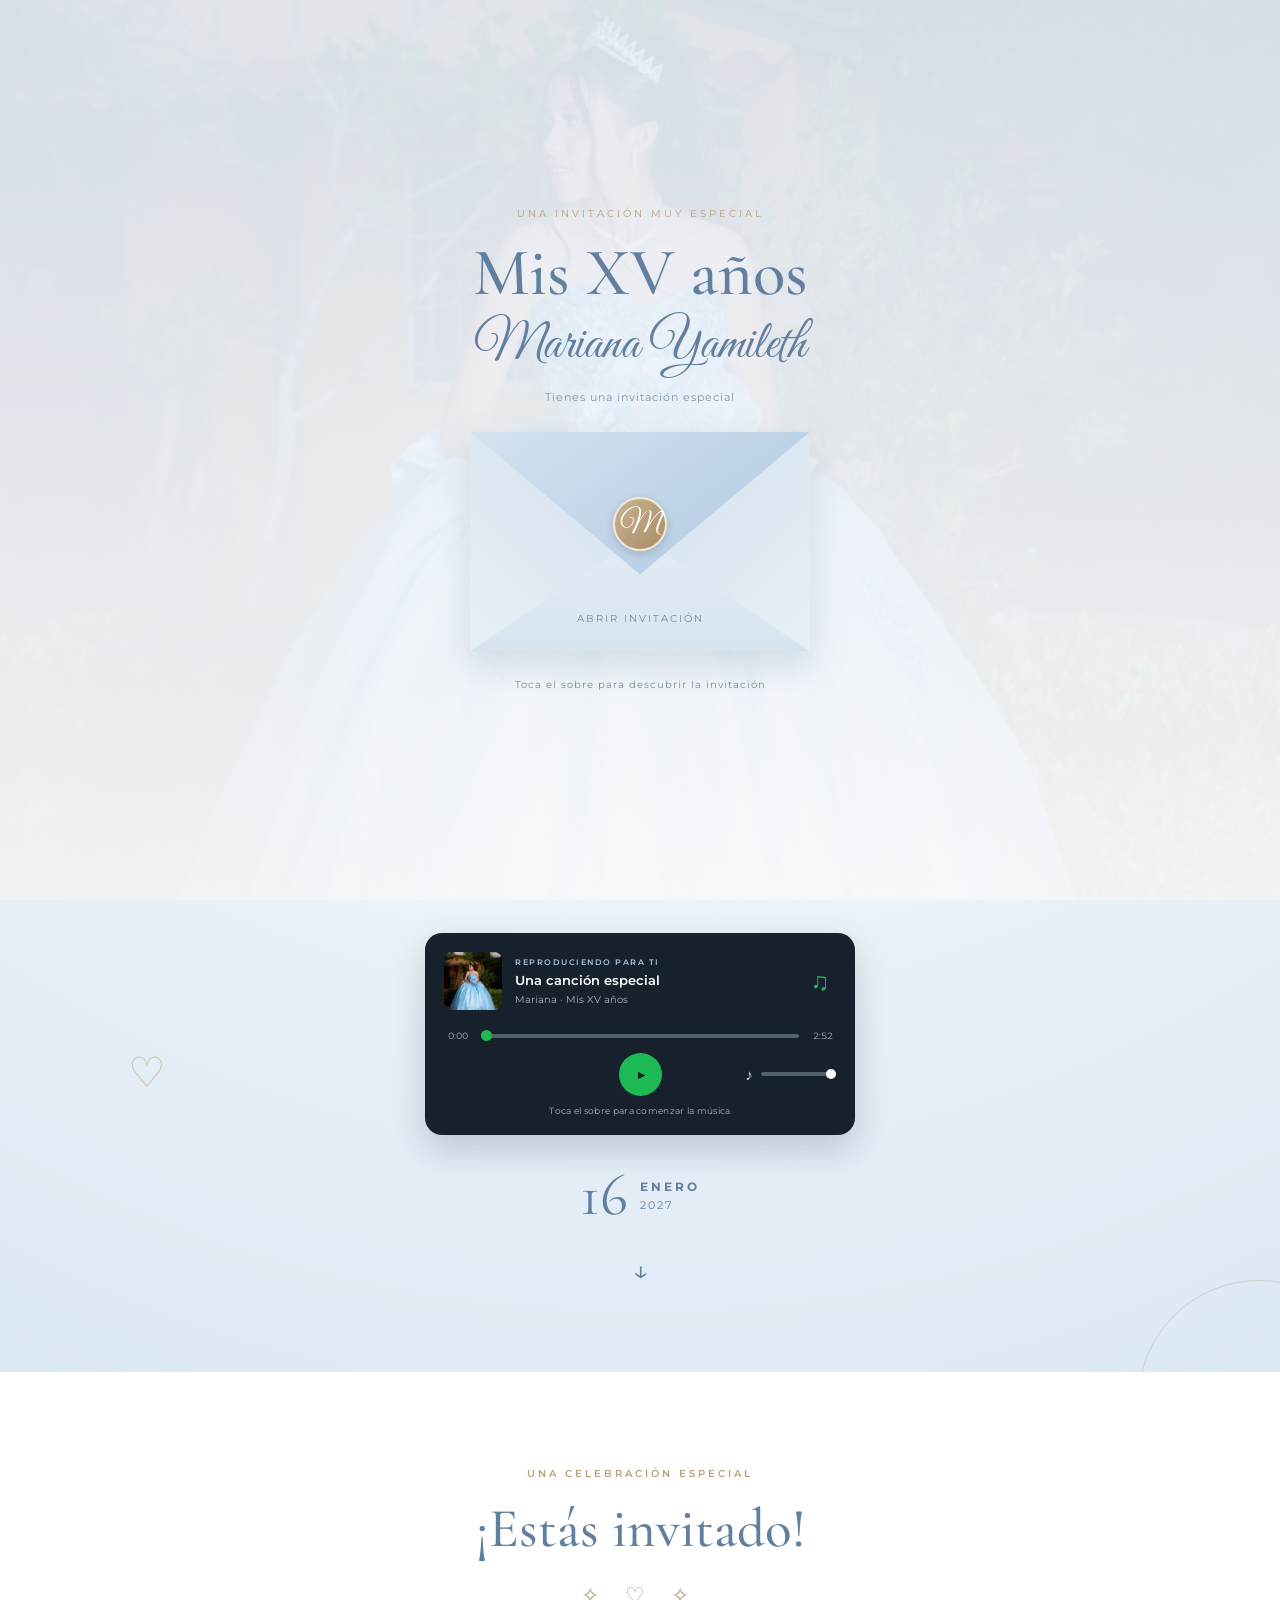
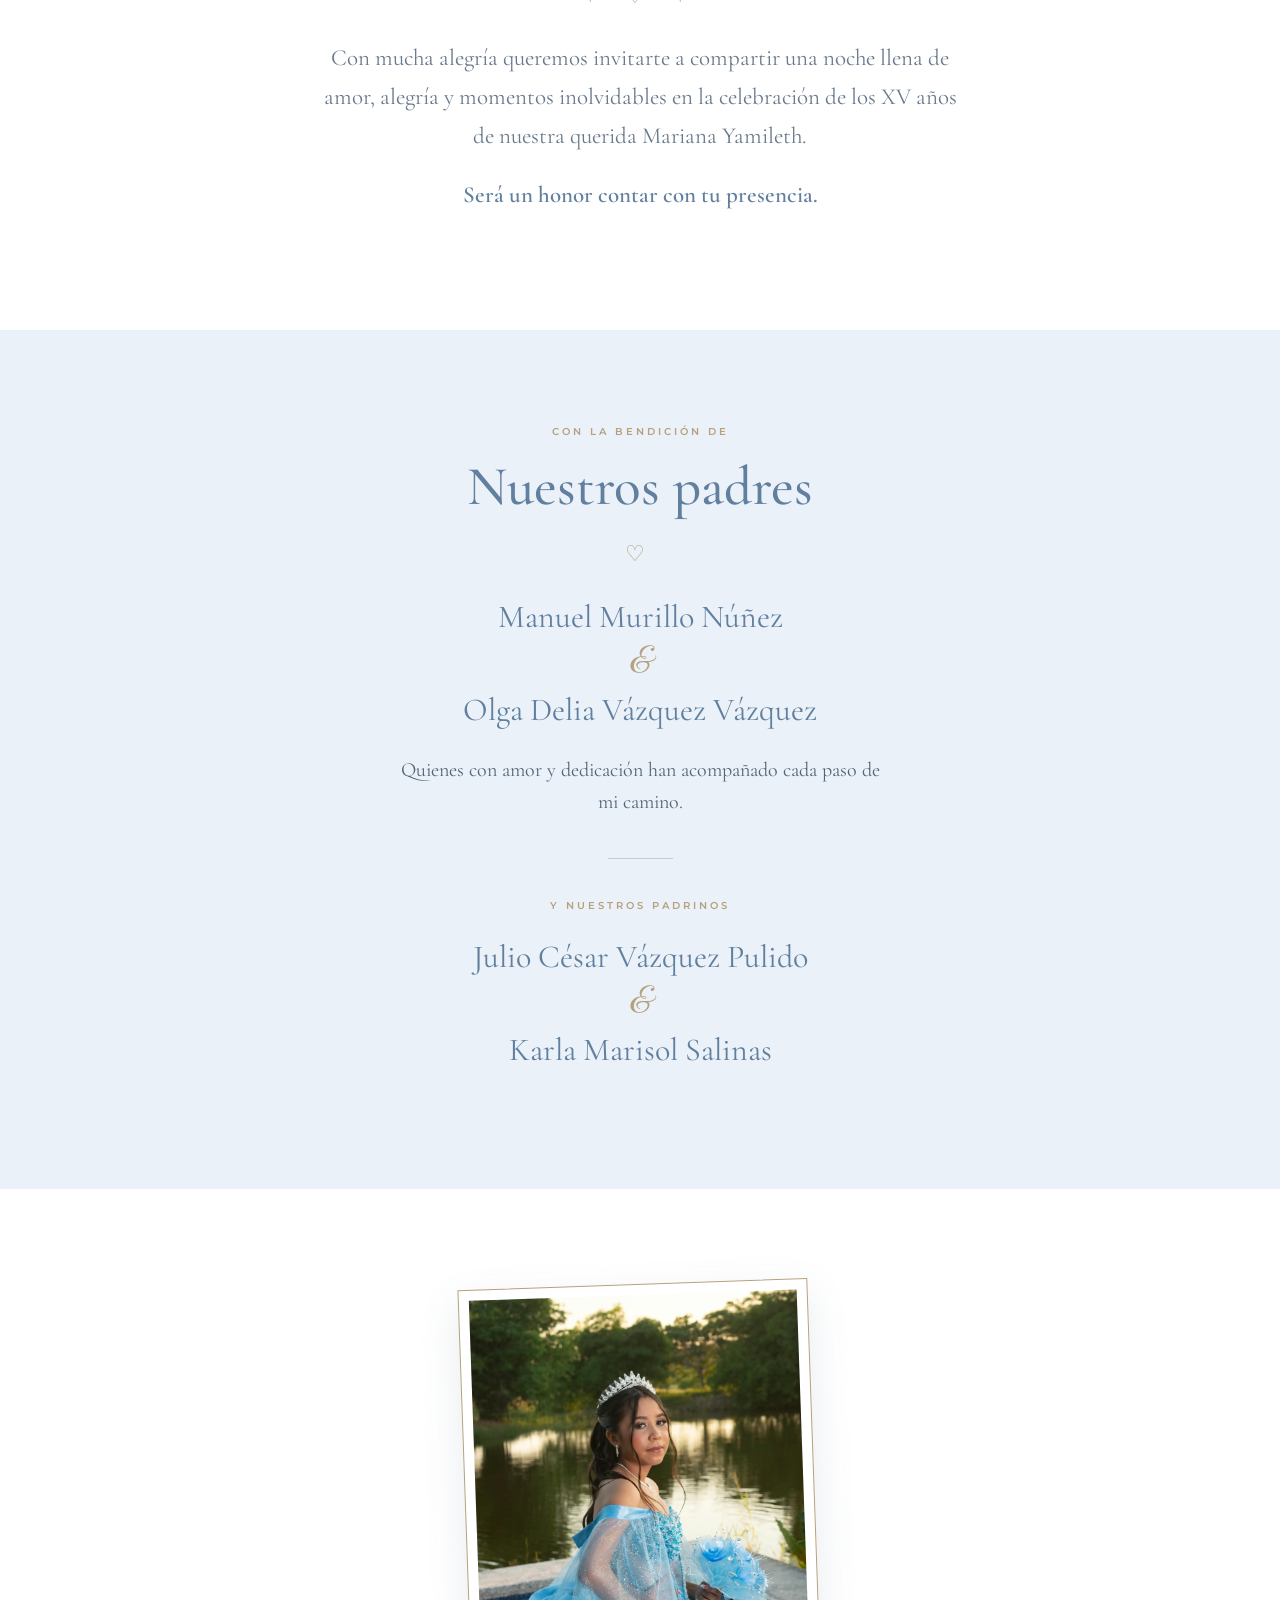
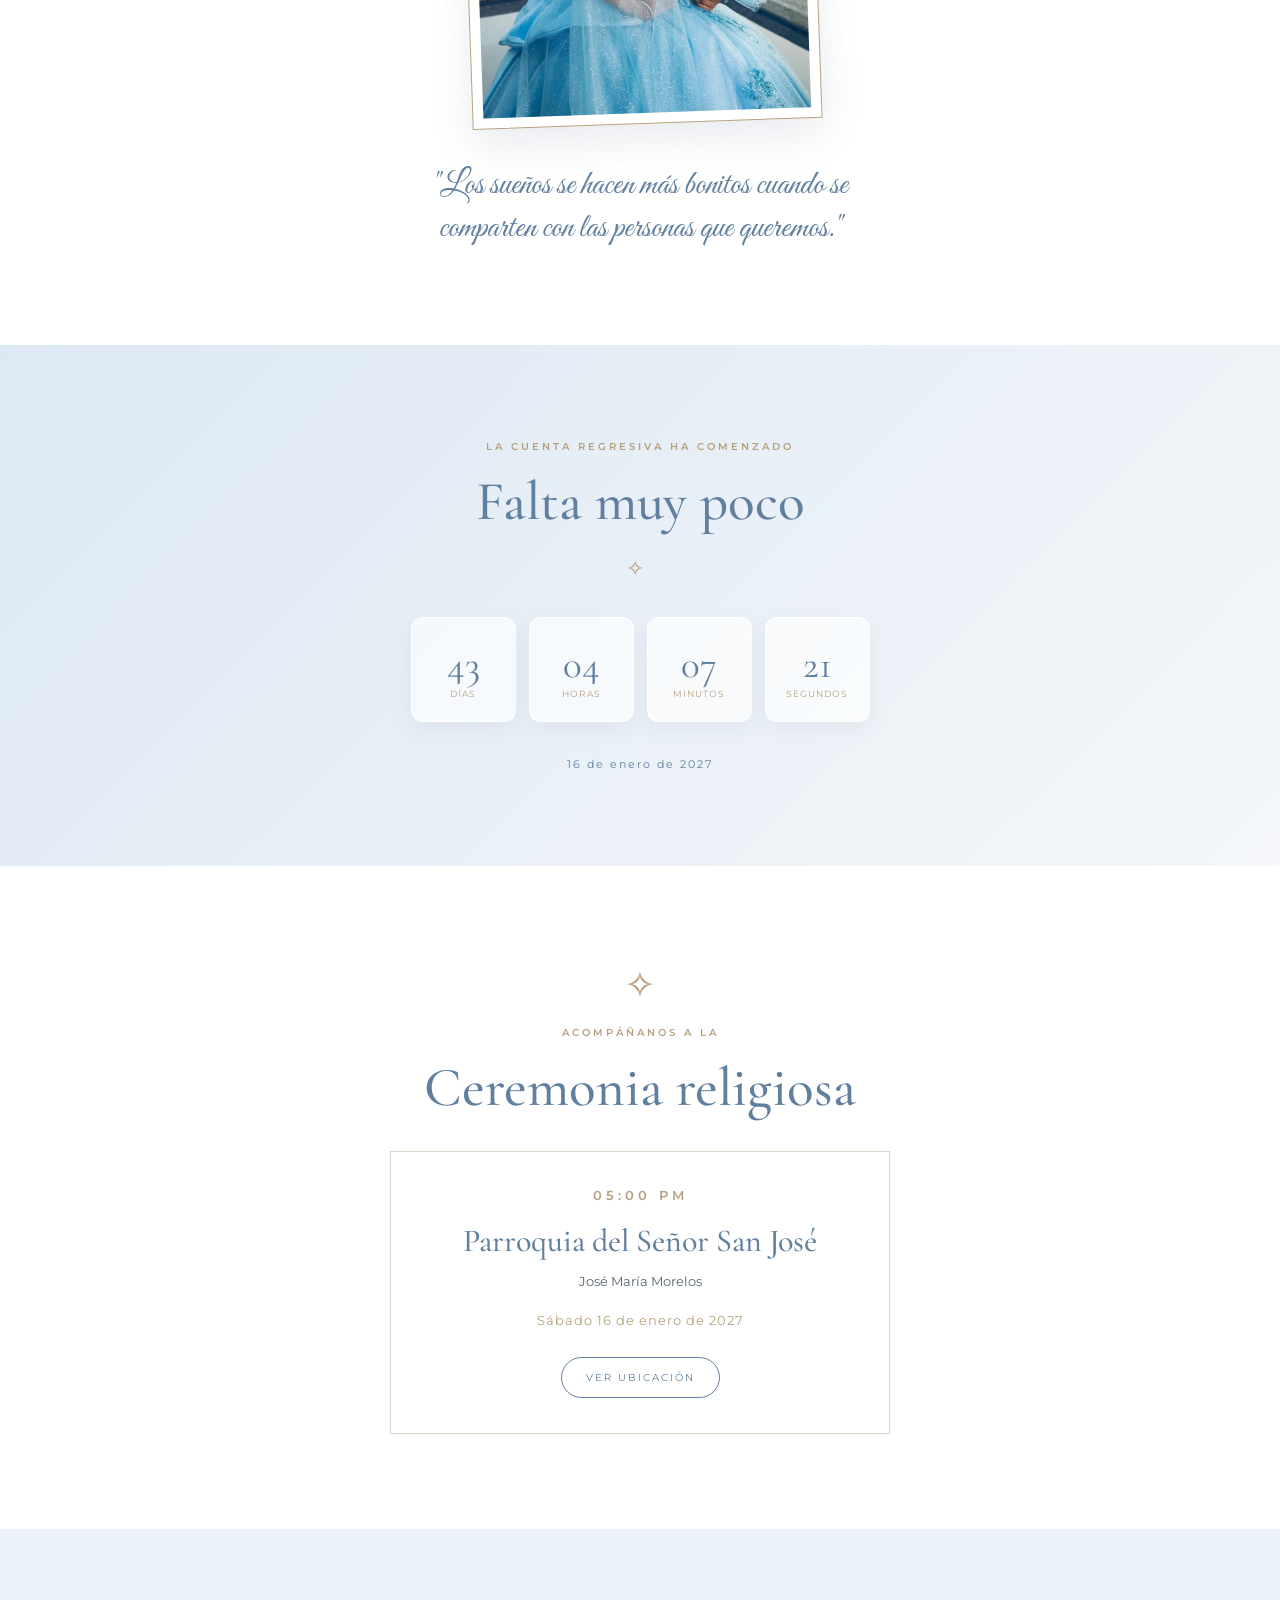
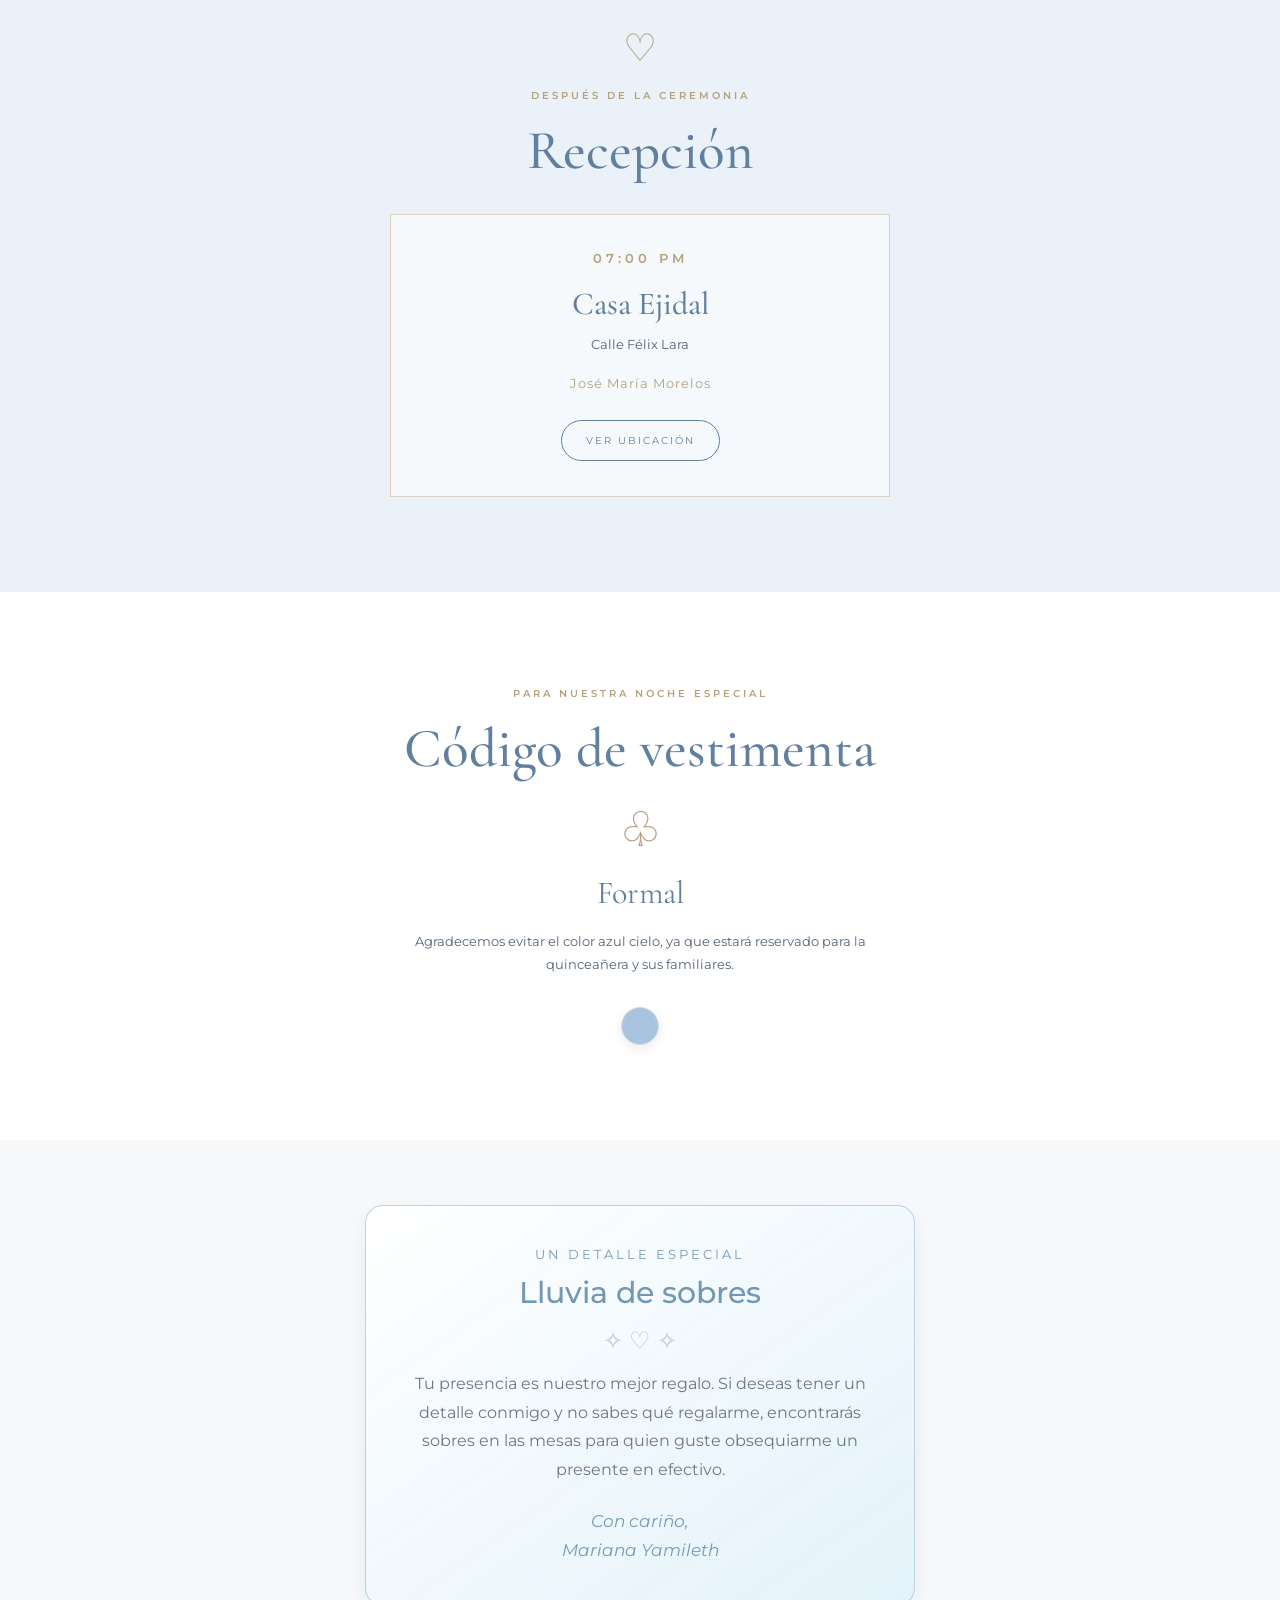
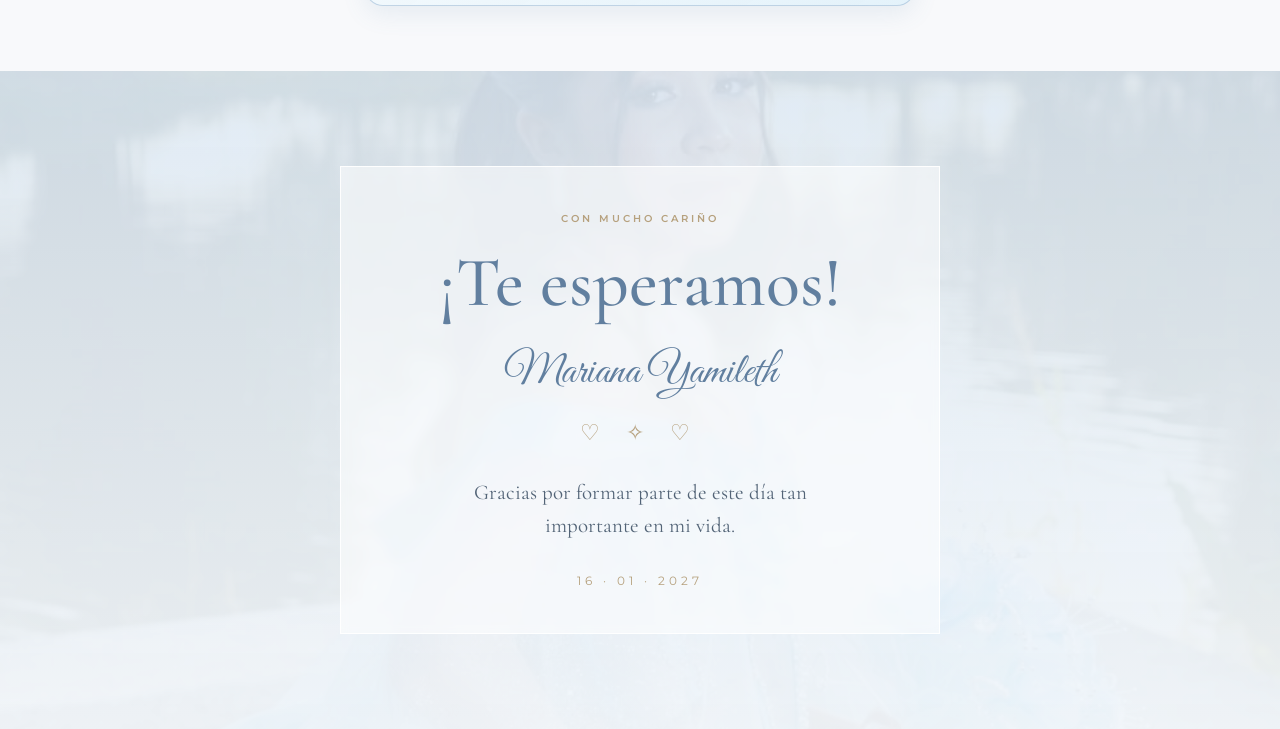
<file: index.html>
<!DOCTYPE html>
<html lang="es">
<head>
    <meta charset="UTF-8">
    <meta name="viewport" content="width=device-width, initial-scale=1.0">
    <meta name="theme-color" content="#eaf1f8">

    <title>Mis XV años | Mariana Yamileth</title>

    <meta name="description" content="Acompáñanos a celebrar los XV años de Mariana Yamileth Murillo Vázquez.">

    <link rel="preconnect" href="https://fonts.googleapis.com">
    <link rel="preconnect" href="https://fonts.gstatic.com" crossorigin>

    <link href="https://fonts.googleapis.com/css2?family=Cormorant+Garamond:wght@400;500;600;700&family=Great+Vibes&family=Montserrat:wght@300;400;500;600;700&display=swap" rel="stylesheet">

    <link rel="stylesheet" href="css/estilos.css">
</head>

<body>

    <!-- =================================
         PORTADA CON SOBRE INTERACTIVO
    ================================== -->

    <div class="pantalla-inicial" id="pantallaInicial">

        <div class="sobre-contenedor">

            <span class="sobre-etiqueta">
                Una invitación muy especial
            </span>

            <h1 class="sobre-titulo">Mis XV años</h1>

            <p class="sobre-nombre">Mariana Yamileth</p>

            <p class="sobre-instruccion">
                Tienes una invitación especial
            </p>

            <button
                type="button"
                class="sobre-boton"
                id="btnAbrir"
                aria-label="Abrir invitación"
            >

                <div class="sobre">

                    <div class="sobre-cuerpo"></div>
                    <div class="sobre-solapa"></div>
                    <div class="sobre-lado izquierdo"></div>
                    <div class="sobre-lado derecho"></div>
                    <div class="sobre-bajo"></div>

                    <div class="sello">M</div>

                    <span class="sobre-texto">
                        Abrir invitación
                    </span>

                </div>

            </button>

            <p class="sobre-ayuda">
                Toca el sobre para descubrir la invitación
            </p>

        </div>

    </div>


    <!-- =================================
         AUDIO
    ================================== -->

    <audio id="musicaFondo" preload="auto">
        <source src="musica/1.mp3" type="audio/mpeg">
        Tu navegador no admite audio.
    </audio>


    <!-- =================================
         CONTENIDO PRINCIPAL
    ================================== -->

    <main id="contenidoPrincipal">

        <!-- PORTADA PRINCIPAL -->

        <section class="hero seccion" id="inicio">

            <span class="adorno-flotante adorno-a">✧</span>
            <span class="adorno-flotante adorno-b">♡</span>
            <span class="adorno-flotante adorno-c">✦</span>

            <p class="texto-superior">
                Con la bendición de Dios y de nuestros padres
            </p>

            <h1 class="nombre-principal">
                Mariana
                <span>Yamileth</span>
            </h1>

            <p class="texto-xv">Mis XV años</p>

            <div class="marco-foto-principal">
                <img
                    src="imagenes/1.jpeg"
                    alt="Fotografía de Mariana Yamileth"
                >
            </div>

            <p class="frase-hero">
                Hay momentos en la vida que imaginamos,
                soñamos y esperamos con ilusión.
                Hoy quiero compartir uno de los más especiales contigo.
            </p>


            <!-- REPRODUCTOR ESTILO SPOTIFY -->

            <div class="spotify-player">

                <div class="spotify-encabezado">

                    <div class="spotify-portada">
                        <img
                            src="imagenes/1.jpeg"
                            alt="Portada musical de Mariana"
                        >
                    </div>

                    <div class="spotify-info">
                        <span class="spotify-etiqueta">
                            REPRODUCIENDO PARA TI
                        </span>

                        <strong>Una canción especial</strong>

                        <small>Mariana · Mis XV años</small>
                    </div>

                    <span class="spotify-nota">♫</span>

                </div>

                <div class="spotify-controles">

                    <span class="tiempo" id="tiempoActual">0:00</span>

                    <input
                        type="range"
                        id="barraProgreso"
                        class="barra-progreso"
                        min="0"
                        max="100"
                        value="0"
                        step="0.1"
                        aria-label="Progreso de la canción"
                    >

                    <span class="tiempo" id="duracionTotal">0:00</span>

                </div>

                <div class="spotify-botones">

                    <button
                        type="button"
                        class="boton-reproducir"
                        id="btnMusica"
                        aria-label="Reproducir música"
                    >
                        <span id="iconoMusica">▶</span>
                    </button>

                    <div class="control-volumen">
                        <span>♪</span>

                        <input
                            type="range"
                            id="volumenMusica"
                            min="0"
                            max="1"
                            step="0.01"
                            value="1"
                            aria-label="Volumen de la música"
                        >
                    </div>

                </div>

                <p class="spotify-mensaje" id="mensajeMusica">
                    Nuestra canción especial
                </p>

            </div>

            <div class="fecha-hero">
                <span>16</span>

                <div>
                    <strong>ENERO</strong>
                    <small>2027</small>
                </div>
            </div>

            <a href="#invitacion" class="flecha-bajar" aria-label="Continuar">
                ↓
            </a>

        </section>


        <!-- INVITACIÓN -->

        <section class="seccion invitacion" id="invitacion">

            <p class="etiqueta">Una celebración especial</p>

            <h2>¡Estás invitado!</h2>

            <div class="adorno-titulo">✧ ♡ ✧</div>

            <p class="texto-invitacion">
                Con mucha alegría queremos invitarte a compartir
                una noche llena de amor, alegría y momentos inolvidables
                en la celebración de los XV años de nuestra querida
                Mariana Yamileth.
            </p>

            <p class="texto-invitacion destacado">
                Será un honor contar con tu presencia.
            </p>

        </section>


        <!-- PADRES Y PADRINOS -->

        <section class="seccion familia">

            <p class="etiqueta">Con la bendición de</p>

            <h2>Nuestros padres</h2>

            <div class="adorno-titulo">♡</div>

            <div class="familia-nombres">
                <p>Manuel Murillo Núñez</p>
                <span>&</span>
                <p>Olga Delia Vázquez Vázquez</p>
            </div>

            <p class="frase-familia">
                Quienes con amor y dedicación han acompañado 
                cada paso de mi camino.
            </p>

            <div class="separador"></div>

            <p class="etiqueta">Y nuestros padrinos</p>

            <div class="familia-nombres">
                <p>Julio César Vázquez Pulido</p>
                <span>&</span>
                <p>Karla Marisol Salinas</p>
            </div>

        </section>


        <!-- SEGUNDA FOTOGRAFÍA -->

        <section class="seccion foto-especial">

            <div class="foto-marco-secundario">
                <img
                    src="imagenes/2.jpeg"
                    alt="Segunda fotografía de Mariana"
                >
            </div>

            <p class="frase-foto">
                "Los sueños se hacen más bonitos cuando
                se comparten con las personas que queremos."
            </p>

        </section>


        <!-- CUENTA REGRESIVA -->

        <section class="seccion cuenta-regresiva">

            <p class="etiqueta">
                La cuenta regresiva ha comenzado
            </p>

            <h2>Falta muy poco</h2>

            <div class="adorno-titulo">✧</div>

            <div class="contador">

                <div class="contador-caja">
                    <span id="dias">00</span>
                    <small>DÍAS</small>
                </div>

                <div class="contador-caja">
                    <span id="horas">00</span>
                    <small>HORAS</small>
                </div>

                <div class="contador-caja">
                    <span id="minutos">00</span>
                    <small>MINUTOS</small>
                </div>

                <div class="contador-caja">
                    <span id="segundos">00</span>
                    <small>SEGUNDOS</small>
                </div>

            </div>

            <p class="fecha-contador">
                16 de enero de 2027
            </p>

        </section>


        <!-- CEREMONIA RELIGIOSA -->

        <section class="seccion evento">

            <div class="icono-evento">✧</div>

            <p class="etiqueta">Acompáñanos a la</p>

            <h2>Ceremonia religiosa</h2>

            <div class="evento-detalles">

                <p class="evento-hora">05:00 PM</p>

                <h3>Parroquia del Señor San José</h3>

                <p>José María Morelos</p>

                <p class="evento-fecha">
                    Sábado 16 de enero de 2027
                </p>

                <a
                    href="https://maps.app.goo.gl/KFER176bDKEJcMts8"
                    target="_blank"
                    rel="noopener noreferrer"
                    class="btn-ubicacion"
                >
                    Ver ubicación
                </a>

            </div>

        </section>


        <!-- RECEPCIÓN -->

        <section class="seccion evento recepcion">

            <div class="icono-evento">♡</div>

            <p class="etiqueta">Después de la ceremonia</p>

            <h2>Recepción</h2>

            <div class="evento-detalles">

                <p class="evento-hora">07:00 PM</p>

                <h3>Casa Ejidal</h3>

                <p>Calle Félix Lara</p>

                <p class="evento-fecha">
                    José María Morelos
                </p>

                <a
                    href="https://maps.app.goo.gl/KB7Ntee531Yovoee9"
                    target="_blank"
                    rel="noopener noreferrer"
                    class="btn-ubicacion"
                >
                    Ver ubicación
                </a>

            </div>

        </section>


        <!-- CÓDIGO DE VESTIMENTA -->

        <section class="seccion vestimenta">

            <p class="etiqueta">Para nuestra noche especial</p>

            <h2>Código de vestimenta</h2>

            <div class="icono-vestimenta">♧</div>

            <p class="texto-vestimenta">Formal</p>

            <p class="aviso-vestimenta">
                Agradecemos evitar el color azul cielo,
                ya que estará reservado para la quinceañera
                y sus familiares.
            </p>

            <div class="colores-vestimenta">

                <div class="color-circulo azul"></div>
                
                

            </div>

        </section>



<!-- SECCIÓN LLUVIA DE SOBRES -->
<section class="lluvia-sobres">
    <div class="sobres-contenido">
        <span class="sobres-subtitulo">Un detalle especial</span>

        <h2>Lluvia de sobres</h2>

        <div class="sobres-decoracion">✧ ♡ ✧</div>

        <p>
            Tu presencia es nuestro mejor regalo.
            Si deseas tener un detalle conmigo y no sabes qué regalarme,
            encontrarás sobres en las mesas para quien guste obsequiarme
            un presente en efectivo.
        </p>

        <span class="sobres-firma">
            Con cariño,<br>
            Mariana Yamileth
        </span>
    </div>
</section>
<!-- FIN SECCIÓN LLUVIA DE SOBRES -->


        <!-- DESPEDIDA -->

        <section class="seccion despedida">

            <div class="despedida-contenido">

                <p class="etiqueta">Con mucho cariño</p>

                <h2>¡Te esperamos!</h2>

                <p class="nombre-despedida">
                    Mariana Yamileth
                </p>

                <div class="adorno-titulo">♡ ✧ ♡</div>

                <p>
                    Gracias por formar parte de este día
                    tan importante en mi vida.
                </p>

                <span class="fecha-final">
                    16 · 01 · 2027
                </span>

            </div>

        </section>

    </main>


    <script src="js/script.js"></script>

</body>
</html>
</file>
<file: css/estilos.css>
/* ==========================================
   MODIFICACIÓN 6
   CONFIGURACIÓN GENERAL
========================================== */

:root {
    --azul: #a9c4df;
    --azul-oscuro: #617f9f;
    --azul-claro: #eaf1f8;
    --plata: #c7cbd1;
    --blanco: #ffffff;
    --texto: #536477;
    --dorado: #b6a17e;
    --verde-player: #1db954;
}

* {
    margin: 0;
    padding: 0;
    box-sizing: border-box;
    scroll-behavior: smooth;
}

body {
    font-family: 'Montserrat', sans-serif;
    background: #f8f9fb;
    color: var(--texto);
    overflow-x: hidden;
}

img {
    display: block;
    max-width: 100%;
}

a {
    text-decoration: none;
}

button,
input {
    font: inherit;
}

.seccion {
    position: relative;
    padding: 95px 22px;
    text-align: center;
    overflow: hidden;
}

h1,
h2,
h3 {
    font-family: 'Cormorant Garamond', serif;
    font-weight: 500;
}

h2 {
    color: var(--azul-oscuro);
    font-size: clamp(38px, 6vw, 55px);
    margin-bottom: 18px;
}

.etiqueta {
    color: var(--dorado);
    text-transform: uppercase;
    letter-spacing: 3px;
    font-size: 10px;
    font-weight: 600;
    margin-bottom: 15px;
}

.adorno-titulo {
    color: var(--dorado);
    font-size: 22px;
    letter-spacing: 10px;
    margin: 20px 0 30px;
}

.separador {
    width: 65px;
    height: 1px;
    background: var(--plata);
    margin: 40px auto;
}


/* ==========================================
   PORTADA Y SOBRE INTERACTIVO
========================================== */

.pantalla-inicial {
    position: fixed;
    inset: 0;
    z-index: 1000;
    display: flex;
    justify-content: center;
    align-items: center;
    overflow-y: auto;
    padding: 30px 18px;
    text-align: center;

    background:
        linear-gradient(
            rgba(231, 239, 248, .92),
            rgba(248, 249, 251, .97)
        ),
        url("../imagenes/1.jpeg") center/cover no-repeat;

    transition:
        opacity 1s ease,
        visibility 1s ease;
}

.pantalla-inicial.oculta {
    opacity: 0;
    visibility: hidden;
    pointer-events: none;
}

.sobre-contenedor {
    width: min(100%, 470px);
    margin: auto;
    padding: 20px 10px;
    animation: aparecer 1.2s ease both;
}

.sobre-etiqueta {
    display: block;
    color: var(--dorado);
    font-size: 10px;
    letter-spacing: 3px;
    text-transform: uppercase;
    margin-bottom: 12px;
}

.sobre-titulo {
    color: var(--azul-oscuro);
    font-size: clamp(45px, 10vw, 67px);
    margin-bottom: 0;
}

.sobre-nombre {
    color: var(--azul-oscuro);
    font-family: 'Great Vibes', cursive;
    font-size: clamp(38px, 8vw, 52px);
    margin: 0 0 12px;
}

.sobre-instruccion {
    color: #8292a4;
    font-size: 11px;
    letter-spacing: 1px;
    margin-bottom: 28px;
}

.sobre-boton {
    display: block;
    width: min(100%, 340px);
    margin: 0 auto;
    padding: 0;
    border: 0;
    background: transparent;
    cursor: pointer;
    -webkit-tap-highlight-color: transparent;
}

.sobre {
    position: relative;
    width: 100%;
    aspect-ratio: 1.55 / 1;
    transform-style: preserve-3d;
    perspective: 1000px;
    filter: drop-shadow(0 15px 18px rgba(66, 91, 119, .17));
    animation: flotarSobre 3s ease-in-out infinite;
}

.sobre-cuerpo {
    position: absolute;
    inset: 0;
    z-index: 1;
    border: 1px solid #c3d2e1;
    border-radius: 7px;
    background: linear-gradient(145deg, #fdfefe, #dce8f3);
}

.sobre-solapa {
    position: absolute;
    inset: 0;
    z-index: 4;
    background: linear-gradient(145deg, #d4e2ef, #a9c4df);
    clip-path: polygon(0 0, 100% 0, 50% 65%);
    transform-origin: top center;
    transition: transform .9s ease;
    backface-visibility: hidden;
}

.sobre-lado {
    position: absolute;
    inset: 0;
    z-index: 3;
}

.sobre-lado.izquierdo {
    background: linear-gradient(45deg, #e8eff6, #cbdbea);
    clip-path: polygon(0 0, 53% 58%, 0 100%);
}

.sobre-lado.derecho {
    background: linear-gradient(315deg, #e8eff6, #cbdbea);
    clip-path: polygon(100% 0, 47% 58%, 100% 100%);
}

.sobre-bajo {
    position: absolute;
    inset: 0;
    z-index: 3;
    background: linear-gradient(0deg, #d7e4f0, #eef3f8);
    clip-path: polygon(0 100%, 50% 48%, 100% 100%);
}

.sello {
    position: absolute;
    z-index: 5;
    top: 42%;
    left: 50%;
    width: 54px;
    height: 54px;
    display: flex;
    justify-content: center;
    align-items: center;
    transform: translate(-50%, -50%);
    border: 2px solid #f4e8d3;
    border-radius: 50%;
    background: linear-gradient(135deg, #c8b28f, #a88e69);
    color: white;
    font-family: 'Great Vibes', cursive;
    font-size: 30px;
    box-shadow: 0 3px 10px rgba(0,0,0,.15);
    transition: opacity .4s ease;
}

.sobre-texto {
    position: absolute;
    z-index: 6;
    bottom: 12%;
    left: 0;
    width: 100%;
    color: #7189a2;
    font-size: 10px;
    letter-spacing: 2px;
    text-transform: uppercase;
}

.sobre-ayuda {
    margin-top: 25px;
    color: #7c8da0;
    font-size: 10px;
    letter-spacing: 1px;
    line-height: 1.7;
}

.pantalla-inicial.abriendo .sobre-solapa {
    transform: rotateX(180deg);
    z-index: 0;
}

.pantalla-inicial.abriendo .sello {
    opacity: 0;
}

.pantalla-inicial.abriendo .sobre {
    animation: abrirSobre .9s ease forwards;
}

@keyframes abrirSobre {
    0% {
        transform: scale(1);
    }

    100% {
        transform: scale(1.12);
        opacity: .5;
    }
}

@keyframes flotarSobre {
    0%, 100% {
        transform: translateY(0);
    }

    50% {
        transform: translateY(-8px);
    }
}


/* ==========================================
   HERO / PRESENTACIÓN
========================================== */

.hero {
    min-height: 100vh;
    display: flex;
    flex-direction: column;
    justify-content: center;
    align-items: center;
    background:
        radial-gradient(
            circle at top,
            #ffffff 0%,
            #edf3f9 55%,
            #dce8f3 100%
        );
    padding-top: 90px;
    padding-bottom: 85px;
}

.hero::before,
.hero::after {
    content: "";
    position: absolute;
    width: 240px;
    height: 240px;
    border: 1px solid rgba(182,161,126,.35);
    border-radius: 50%;
    pointer-events: none;
}

.hero::before {
    top: -130px;
    left: -110px;
}

.hero::after {
    bottom: -150px;
    right: -100px;
}

.texto-superior {
    color: var(--dorado);
    text-transform: uppercase;
    letter-spacing: 2px;
    font-size: 10px;
    line-height: 1.8;
    margin-bottom: 18px;
}

.nombre-principal {
    color: var(--azul-oscuro);
    font-size: clamp(60px, 11vw, 100px);
    line-height: .85;
}

.nombre-principal span {
    display: block;
    font-family: 'Great Vibes', cursive;
    font-size: clamp(62px, 12vw, 105px);
    font-weight: 400;
    margin-top: 15px;
}

.texto-xv {
    margin: 20px 0 25px;
    color: var(--dorado);
    letter-spacing: 6px;
    text-transform: uppercase;
    font-size: 12px;
}

.marco-foto-principal {
    width: min(68vw, 310px);
    height: min(85vw, 390px);
    padding: 9px;
    border: 1px solid var(--dorado);
    border-radius: 180px 180px 12px 12px;
    background: rgba(255,255,255,.6);
    box-shadow: 0 15px 40px rgba(79,104,131,.13);
    transition: transform .5s ease;
}

.marco-foto-principal:hover {
    transform: translateY(-6px) rotate(1deg);
}

.marco-foto-principal img {
    width: 100%;
    height: 100%;
    object-fit: cover;
    border-radius: 170px 170px 7px 7px;
}

.frase-hero {
    max-width: 420px;
    margin: 30px auto 25px;
    font-family: 'Cormorant Garamond', serif;
    font-size: 21px;
    line-height: 1.6;
    color: #68798b;
}

.fecha-hero {
    display: flex;
    justify-content: center;
    align-items: center;
    gap: 12px;
    color: var(--azul-oscuro);
    margin-top: 30px;
}

.fecha-hero > span {
    font-family: 'Cormorant Garamond', serif;
    font-size: 60px;
    line-height: 1;
}

.fecha-hero div {
    display: flex;
    flex-direction: column;
    text-align: left;
    gap: 4px;
}

.fecha-hero strong {
    letter-spacing: 3px;
    font-size: 12px;
}

.fecha-hero small {
    letter-spacing: 2px;
    font-size: 11px;
}

.flecha-bajar {
    margin-top: 28px;
    color: var(--azul-oscuro);
    font-size: 28px;
    animation: flotar 2s infinite;
}

.adorno-flotante {
    position: absolute;
    color: rgba(182,161,126,.55);
    font-size: 42px;
    pointer-events: none;
    animation: flotar 4s ease-in-out infinite;
}

.adorno-a {
    top: 15%;
    right: 12%;
}

.adorno-b {
    bottom: 20%;
    left: 10%;
    animation-delay: .8s;
}

.adorno-c {
    top: 45%;
    left: 7%;
    font-size: 25px;
    animation-delay: 1.3s;
}

@keyframes flotar {
    0%, 100% {
        transform: translateY(0);
    }

    50% {
        transform: translateY(9px);
    }
}


/* ==========================================
   REPRODUCTOR MUSICAL ESTILO SPOTIFY
========================================== */

.spotify-player {
    width: min(100%, 430px);
    margin: 12px auto 0;
    padding: 19px;
    border-radius: 17px;
    background: #17212b;
    color: white;
    text-align: left;
    box-shadow: 0 15px 35px rgba(30,47,65,.2);
    transition: transform .3s ease, box-shadow .3s ease;
}

.spotify-player:hover {
    transform: translateY(-3px);
    box-shadow: 0 19px 40px rgba(30,47,65,.25);
}

.spotify-encabezado {
    display: flex;
    align-items: center;
    gap: 13px;
}

.spotify-portada {
    width: 58px;
    height: 58px;
    flex-shrink: 0;
    overflow: hidden;
    border-radius: 8px;
    background: #30475c;
}

.spotify-portada img {
    width: 100%;
    height: 100%;
    object-fit: cover;
}

.spotify-info {
    display: flex;
    flex: 1;
    min-width: 0;
    flex-direction: column;
    gap: 5px;
}

.spotify-etiqueta {
    color: #a8c7df;
    font-size: 8px;
    letter-spacing: 1.5px;
    font-weight: 600;
}

.spotify-info strong {
    font-size: 13px;
    font-weight: 600;
    color: white;
}

.spotify-info small {
    color: #aab5bf;
    font-size: 10px;
}

.spotify-nota {
    color: var(--verde-player);
    font-size: 25px;
    padding: 0 7px;
}

.spotify-controles {
    display: flex;
    align-items: center;
    gap: 10px;
    margin-top: 20px;
}

.tiempo {
    color: #aab5bf;
    font-size: 9px;
    min-width: 27px;
    text-align: center;
    font-variant-numeric: tabular-nums;
}

.barra-progreso {
    flex: 1;
    width: 100%;
    height: 4px;
    appearance: none;
    -webkit-appearance: none;
    border-radius: 10px;
    outline: none;
    cursor: pointer;
    background: #53616e;
}

.barra-progreso::-webkit-slider-thumb {
    appearance: none;
    -webkit-appearance: none;
    width: 11px;
    height: 11px;
    border-radius: 50%;
    background: var(--verde-player);
}

.barra-progreso::-moz-range-thumb {
    width: 11px;
    height: 11px;
    border: none;
    border-radius: 50%;
    background: var(--verde-player);
}

.spotify-botones {
    display: flex;
    justify-content: center;
    align-items: center;
    position: relative;
    min-height: 48px;
    margin-top: 9px;
}

.boton-reproducir {
    width: 43px;
    height: 43px;
    display: flex;
    justify-content: center;
    align-items: center;
    border: none;
    border-radius: 50%;
    background: var(--verde-player);
    color: #102017;
    font-size: 17px;
    cursor: pointer;
    transition: transform .2s ease, background .2s ease;
}

.boton-reproducir:hover {
    background: #32d36c;
    transform: scale(1.08);
}

#iconoMusica {
    margin-left: 2px;
}

.control-volumen {
    position: absolute;
    right: 0;
    display: flex;
    align-items: center;
    gap: 8px;
    color: #d2d9df;
    font-size: 15px;
}

.control-volumen input {
    width: 75px;
    height: 4px;
    appearance: none;
    -webkit-appearance: none;
    background: #53616e;
    border-radius: 10px;
    cursor: pointer;
}

.control-volumen input::-webkit-slider-thumb {
    appearance: none;
    -webkit-appearance: none;
    width: 10px;
    height: 10px;
    border-radius: 50%;
    background: white;
}

.control-volumen input::-moz-range-thumb {
    width: 10px;
    height: 10px;
    border: none;
    border-radius: 50%;
    background: white;
}

.spotify-mensaje {
    color: #aab5bf;
    font-size: 9px;
    text-align: center;
    margin-top: 7px;
    letter-spacing: .3px;
}


/* ==========================================
   INVITACIÓN
========================================== */

.invitacion {
    background: white;
}

.texto-invitacion {
    max-width: 650px;
    margin: 0 auto 20px;
    font-family: 'Cormorant Garamond', serif;
    font-size: 23px;
    line-height: 1.7;
    color: #69798b;
}

.texto-invitacion.destacado {
    color: var(--azul-oscuro);
    font-weight: 600;
}


/* ==========================================
   PADRES Y PADRINOS
========================================== */

.familia {
    background: var(--azul-claro);
}

.familia-nombres {
    margin: 25px auto;
}

.familia-nombres p {
    font-family: 'Cormorant Garamond', serif;
    font-size: clamp(24px, 5vw, 32px);
    color: var(--azul-oscuro);
}

.familia-nombres span {
    display: block;
    color: var(--dorado);
    font-family: 'Great Vibes', cursive;
    font-size: 35px;
    margin: 5px 0;
}

.frase-familia {
    max-width: 480px;
    margin: 25px auto 0;
    font-family: 'Cormorant Garamond', serif;
    font-size: 20px;
    line-height: 1.6;
}


/* ==========================================
   SEGUNDA FOTOGRAFÍA
========================================== */

.foto-especial {
    background: white;
}

.foto-marco-secundario {
    width: min(75vw, 350px);
    height: min(100vw, 440px);
    margin: 0 auto;
    padding: 10px;
    border: 1px solid var(--dorado);
    background: #fff;
    box-shadow: 0 15px 40px rgba(79,104,131,.13);
    transform: rotate(-2deg);
    transition: transform .5s ease;
}

.foto-marco-secundario:hover {
    transform: rotate(0deg) scale(1.02);
}

.foto-marco-secundario img {
    width: 100%;
    height: 100%;
    object-fit: cover;
}

.frase-foto {
    max-width: 480px;
    margin: 40px auto 0;
    font-family: 'Great Vibes', cursive;
    font-size: 34px;
    color: var(--azul-oscuro);
}


/* ==========================================
   CUENTA REGRESIVA
========================================== */

.cuenta-regresiva {
    background: linear-gradient(135deg, #dce8f3, #f5f7fa);
}

.contador {
    display: flex;
    justify-content: center;
    flex-wrap: wrap;
    gap: 13px;
    margin: 35px auto;
}

.contador-caja {
    width: 105px;
    min-height: 105px;
    display: flex;
    flex-direction: column;
    justify-content: center;
    align-items: center;
    border: 1px solid rgba(255,255,255,.9);
    background: rgba(255,255,255,.65);
    border-radius: 12px;
    box-shadow: 0 8px 20px rgba(79,104,131,.07);
}

.contador-caja span {
    color: var(--azul-oscuro);
    font-family: 'Cormorant Garamond', serif;
    font-size: 39px;
}

.contador-caja small {
    color: var(--dorado);
    font-size: 9px;
    letter-spacing: 1px;
}

.fecha-contador {
    color: var(--azul-oscuro);
    letter-spacing: 2px;
    font-size: 11px;
}


/* ==========================================
   CEREMONIA Y RECEPCIÓN
========================================== */

.evento {
    background: white;
}

.recepcion {
    background: var(--azul-claro);
}

.icono-evento {
    color: var(--dorado);
    font-size: 38px;
    margin-bottom: 18px;
}

.evento-detalles {
    max-width: 500px;
    margin: 30px auto 0;
    padding: 35px 20px;
    border: 1px solid rgba(182,161,126,.45);
    background: rgba(255,255,255,.6);
}

.evento-hora {
    color: var(--dorado);
    font-size: 13px;
    font-weight: 600;
    letter-spacing: 4px;
    margin-bottom: 18px;
}

.evento-detalles h3 {
    color: var(--azul-oscuro);
    font-size: 32px;
    margin-bottom: 10px;
}

.evento-detalles > p:not(.evento-hora) {
    font-size: 13px;
    line-height: 1.8;
}

.evento-fecha {
    margin-top: 15px;
    color: var(--dorado);
    letter-spacing: 1px;
}

.btn-ubicacion {
    display: inline-block;
    margin-top: 25px;
    padding: 13px 24px;
    border: 1px solid var(--azul-oscuro);
    border-radius: 30px;
    color: var(--azul-oscuro);
    font-size: 10px;
    text-transform: uppercase;
    letter-spacing: 2px;
    transition: .3s;
}

.btn-ubicacion:hover {
    background: var(--azul-oscuro);
    color: white;
}


/* ==========================================
   CÓDIGO DE VESTIMENTA
========================================== */

.vestimenta {
    background: white;
}

.icono-vestimenta {
    color: var(--dorado);
    font-size: 48px;
    margin: 15px 0;
}

.texto-vestimenta {
    color: var(--azul-oscuro);
    font-family: 'Cormorant Garamond', serif;
    font-size: 32px;
    margin-bottom: 18px;
}

.aviso-vestimenta {
    max-width: 480px;
    margin: 0 auto;
    font-size: 13px;
    line-height: 1.8;
}

.colores-vestimenta {
    display: flex;
    justify-content: center;
    gap: 18px;
    margin-top: 30px;
}

.color-circulo {
    width: 38px;
    height: 38px;
    border-radius: 50%;
    border: 1px solid #d6dce3;
    box-shadow: 0 4px 12px rgba(0,0,0,.08);
}

.color-circulo.azul {
    background: #a9c4df;
}

.color-circulo.plata {
    background: #c7cbd1;
}

.color-circulo.blanco {
    background: #fff;
}


/* ==========================================
   DESPEDIDA
========================================== */

.despedida {
    min-height: 520px;
    display: flex;
    justify-content: center;
    align-items: center;
    background:
        linear-gradient(
            rgba(222,234,246,.91),
            rgba(242,246,250,.96)
        ),
        url("../imagenes/2.jpeg") center/cover no-repeat;
}

.despedida-contenido {
    width: min(100%, 600px);
    padding: 45px 25px;
    border: 1px solid rgba(255,255,255,.9);
    background: rgba(255,255,255,.55);
    backdrop-filter: blur(5px);
}

.despedida h2 {
    font-size: clamp(48px, 8vw, 70px);
}

.nombre-despedida {
    color: var(--azul-oscuro);
    font-family: 'Great Vibes', cursive;
    font-size: 43px;
    margin-top: 20px;
}

.despedida-contenido > p:not(.etiqueta):not(.nombre-despedida) {
    max-width: 390px;
    margin: 0 auto;
    font-family: 'Cormorant Garamond', serif;
    font-size: 21px;
    line-height: 1.6;
}

.fecha-final {
    display: block;
    margin-top: 30px;
    color: var(--dorado);
    font-size: 12px;
    letter-spacing: 4px;
}


/* ==========================================
   ANIMACIONES DE SECCIONES
========================================== */

.seccion.animar-entrada {
    opacity: 0;
    transform: translateY(28px);
    transition:
        opacity .8s ease,
        transform .8s ease;
}

.seccion.animar-entrada.visible {
    opacity: 1;
    transform: translateY(0);
}


/* ==========================================
   DISEÑO PARA CELULARES
========================================== */

@media (max-width: 600px) {

    .pantalla-inicial {
        align-items: center;
        padding: 20px 14px;
    }

    .sobre-contenedor {
        padding: 15px 5px;
    }

    .sobre-boton {
        width: min(90%, 310px);
    }

    .sobre-ayuda {
        line-height: 1.7;
    }

    .seccion {
        padding: 70px 18px;
    }

    .nombre-principal {
        font-size: clamp(53px, 14vw, 78px);
    }

    .nombre-principal span {
        font-size: clamp(55px, 14vw, 82px);
    }

    .marco-foto-principal {
        width: min(75vw, 290px);
        height: min(100vw, 350px);
    }

    .frase-hero {
        font-size: 20px;
        padding: 0 5px;
    }

    .spotify-player {
        padding: 15px;
        border-radius: 14px;
    }

    .spotify-portada {
        width: 50px;
        height: 50px;
    }

    .control-volumen input {
        width: 60px;
    }

    .contador {
        gap: 7px;
    }

    .contador-caja {
        width: 70px;
        min-height: 78px;
    }

    .contador-caja span {
        font-size: 29px;
    }

    .contador-caja small {
        font-size: 8px;
    }

    .evento-detalles {
        padding: 28px 15px;
    }

    .evento-detalles h3 {
        font-size: 27px;
    }

    .familia-nombres p {
        font-size: 26px;
        overflow-wrap: anywhere;
    }

    .despedida-contenido {
        padding: 35px 18px;
    }
}


/* ==========================================
   CELULARES PEQUEÑOS
========================================== */

@media (max-width: 360px) {

    .sobre-titulo {
        font-size: 39px;
    }

    .sobre-nombre {
        font-size: 34px;
    }

    .sobre-boton {
        width: 95%;
    }

    .contador-caja {
        width: 62px;
    }

    .contador-caja span {
        font-size: 25px;
    }

    .spotify-player {
        padding: 12px;
    }

    .spotify-info strong {
        font-size: 11px;
    }

    .control-volumen input {
        width: 48px;
    }
}


/* ==========================================
   ACCESIBILIDAD
========================================== */

@media (prefers-reduced-motion: reduce) {

    *,
    *::before,
    *::after {
        scroll-behavior: auto !important;
        animation-duration: .01ms !important;
        transition-duration: .01ms !important;
    }

    .seccion.animar-entrada {
        opacity: 1;
        transform: none;
    }
}

/* SECCIÓN LLUVIA DE SOBRES */
.lluvia-sobres {
    width: 100%;
    padding: 65px 20px;
    display: flex;
    justify-content: center;
    align-items: center;
    text-align: center;
}

.sobres-contenido {
    width: 100%;
    max-width: 550px;
    padding: 40px 30px;
    border: 1px solid rgba(160, 190, 215, 0.65);
    border-radius: 18px;
    background: linear-gradient(
        145deg,
        rgba(255, 255, 255, 0.96),
        rgba(225, 241, 250, 0.92)
    );
    box-shadow: 0 8px 25px rgba(100, 140, 170, 0.12);
}

.sobres-subtitulo {
    display: block;
    color: #789bb5;
    font-size: 13px;
    letter-spacing: 3px;
    text-transform: uppercase;
    margin-bottom: 12px;
}

.sobres-contenido h2 {
    color: #7198b5;
    font-size: 30px;
    margin: 0;
    font-family: inherit;
}

.sobres-decoracion {
    color: #b7c9d8;
    font-size: 24px;
    margin: 15px 0;
}

.sobres-contenido p {
    color: #687986;
    font-size: 16px;
    line-height: 1.8;
    margin: 0 auto 22px;
}

.sobres-firma {
    display: block;
    color: #789bb5;
    font-size: 17px;
    line-height: 1.7;
    font-style: italic;
}

@media (max-width: 600px) {
    .lluvia-sobres {
        padding: 45px 15px;
    }

    .sobres-contenido {
        padding: 32px 22px;
    }

    .sobres-contenido h2 {
        font-size: 25px;
    }

    .sobres-contenido p {
        font-size: 14px;
    }
}
</file>
